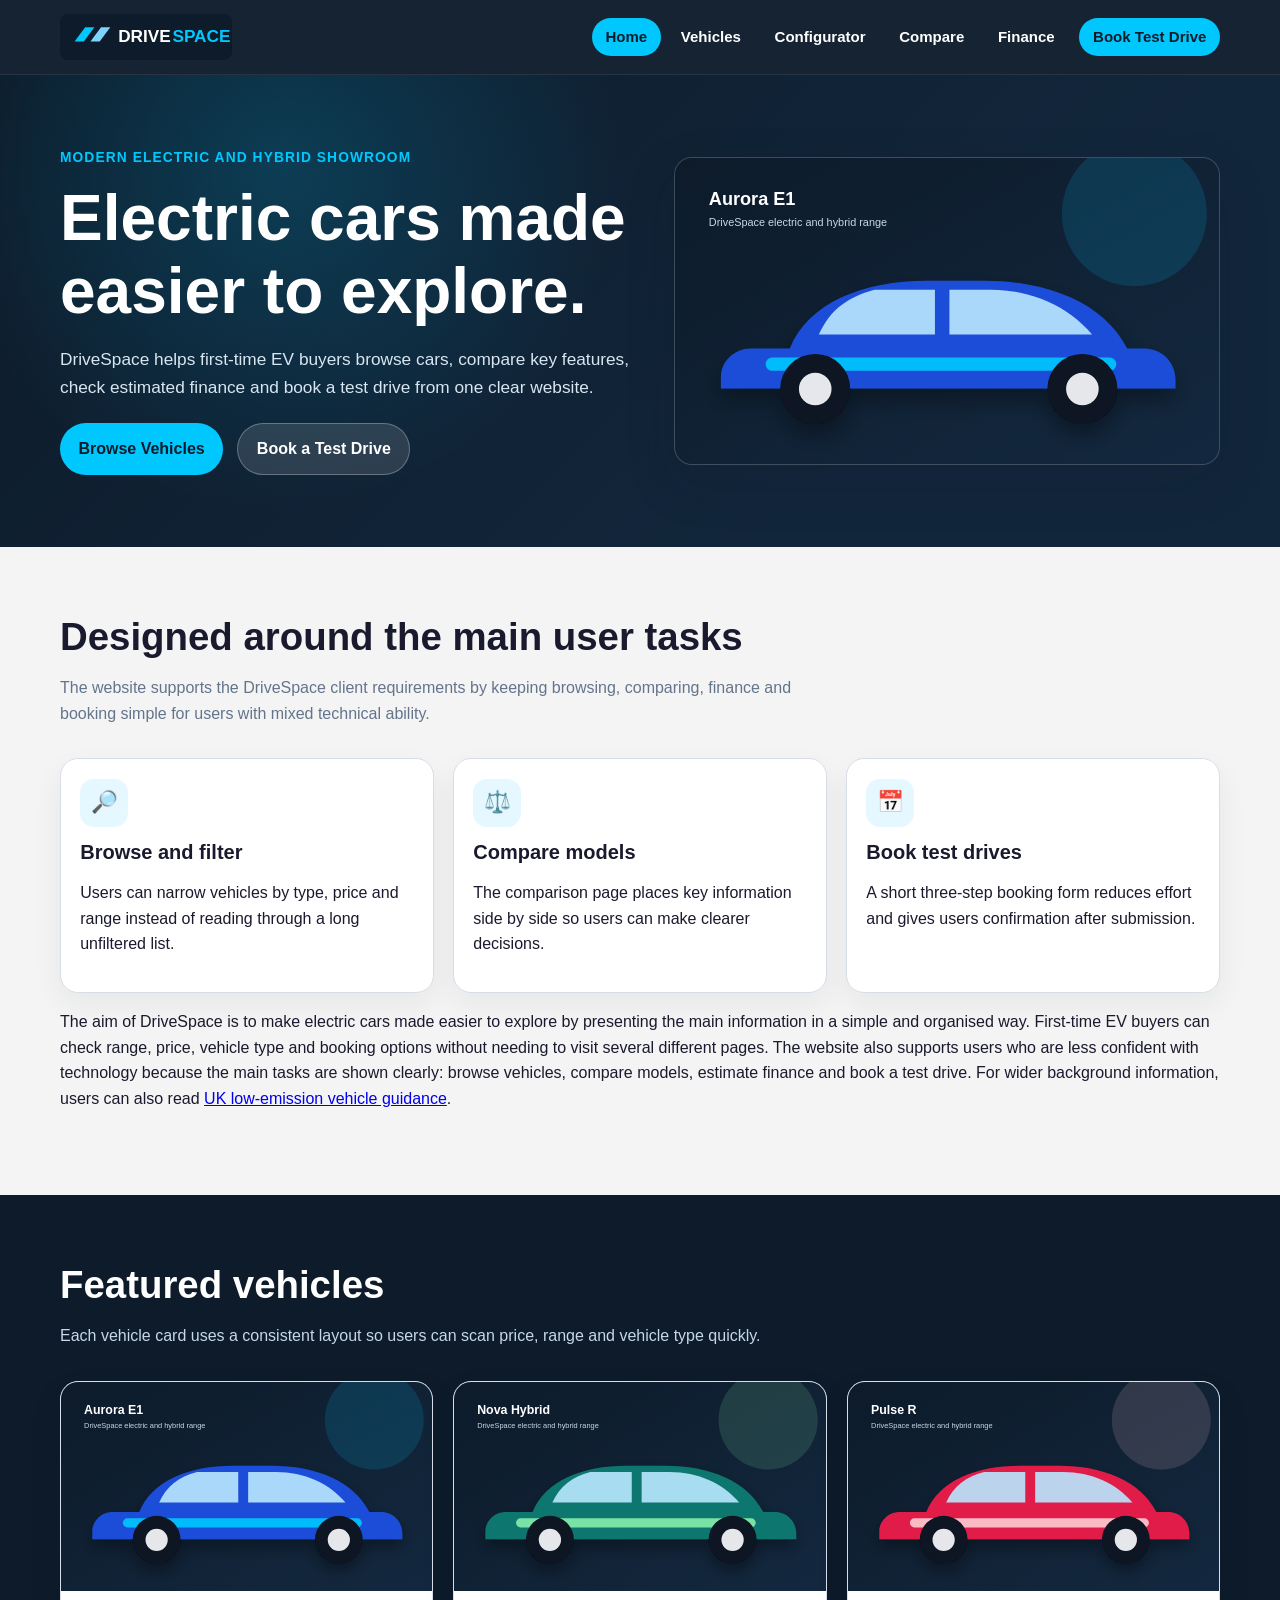
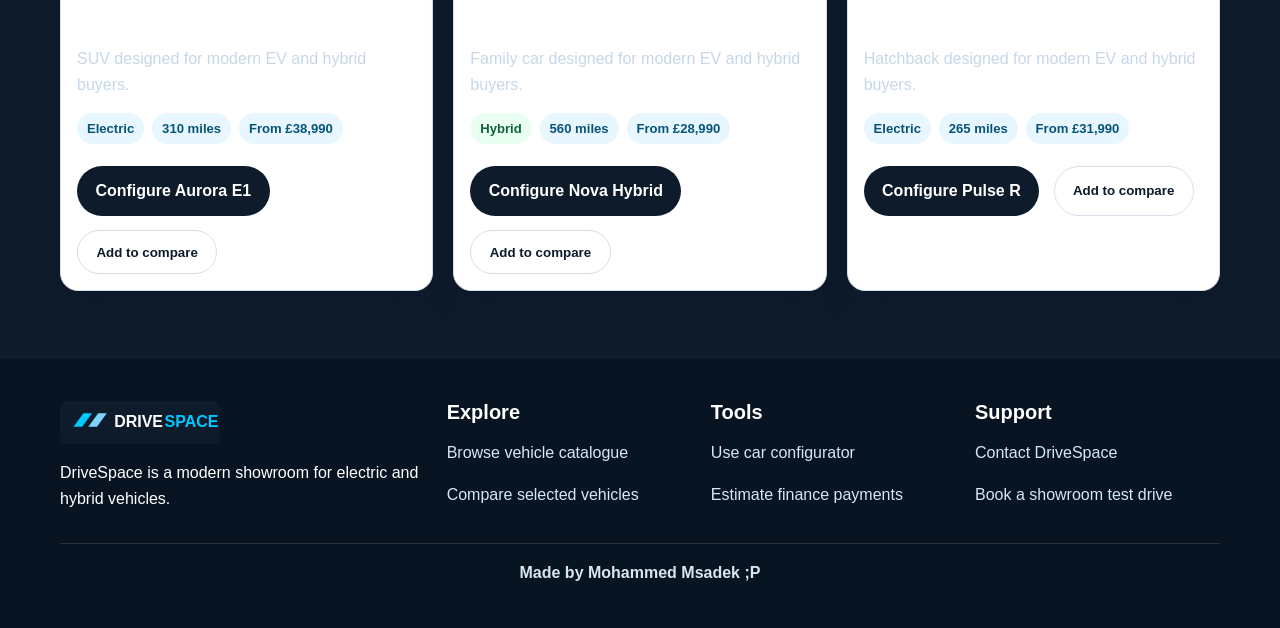
<file: index.html>
<!doctype html>
<html lang="en">
<head>
  <meta charset="utf-8">
  <meta name="viewport" content="width=device-width, initial-scale=1">
  <meta name="description" content="Explore electric and hybrid cars, compare models, estimate finance and book a test drive with DriveSpace.">
  <title>DriveSpace | Electric and Hybrid Car Showroom</title>
  <meta name="keywords" content="DriveSpace, electric cars, hybrid cars, EV showroom, test drive, car finance, vehicle comparison, car configurator, first-time EV buyers">
  <meta name="robots" content="index, follow">
  <link rel="canonical" href="https://unknwn2818.github.io/CARSPACE/index.html">
  <link rel="icon" type="image/svg+xml" href="assets/favicon.svg">
  <link rel="apple-touch-icon" href="assets/apple-touch-icon.png">
  <meta property="og:title" content="DriveSpace | Electric and Hybrid Car Showroom">
  <meta property="og:description" content="Explore electric and hybrid cars, compare models, estimate finance and book a test drive with DriveSpace.">
  <meta property="og:type" content="website">
  <link rel="stylesheet" href="style.css">
</head>
<body>
<a class="skip-link" href="#main">Skip to main content</a>
<header class="site-header">
  <div class="container navbar">
    <a class="logo-link" href="index.html" aria-label="DriveSpace home"><img src="assets/logo.svg" alt="DriveSpace"></a>
    <button class="nav-toggle" id="navToggle" aria-controls="navLinks" aria-expanded="false">Menu</button>
    <nav aria-label="Main navigation">
      <ul class="nav-links" id="navLinks">
        <li><a href="index.html" aria-current="page">Home</a></li>
        <li><a href="vehicles.html">Vehicles</a></li>
        <li><a href="configurator.html">Configurator</a></li>
        <li><a href="compare.html">Compare</a></li>
        <li><a href="finance.html">Finance</a></li>
        <li><a class="nav-cta" href="book.html">Book Test Drive</a></li>
      </ul>
    </nav>
  </div>
</header>

<main id="main">
  <!-- Homepage hero section -->
  <section class="hero">
    <div class="container hero-grid">
      <div>
        <p class="eyebrow">Modern electric and hybrid showroom</p>
        <h1>Electric cars made easier to explore.</h1>
        <p class="lead">DriveSpace helps first-time EV buyers browse cars, compare key features, check estimated finance and book a test drive from one clear website.</p>
        <div class="actions">
          <a class="btn btn-primary" href="vehicles.html">Browse Vehicles</a>
          <a class="btn btn-secondary" href="book.html">Book a Test Drive</a>
        </div>
      </div>
      <div class="hero-card" aria-label="Featured DriveSpace vehicle">
        <img src="assets/car-aurora.svg" alt="Aurora E1 electric SUV promotional image">
      </div>
    </div>
  </section>

  <section class="section">
    <div class="container">
      <div class="section-header">
        <h2>Designed around the main user tasks</h2>
        <p>The website supports the DriveSpace client requirements by keeping browsing, comparing, finance and booking simple for users with mixed technical ability.</p>
      </div>
      <div class="grid-3">
        <article class="card">
          <div class="icon-badge" aria-hidden="true">🔎</div>
          <h3>Browse and filter</h3>
          <p>Users can narrow vehicles by type, price and range instead of reading through a long unfiltered list.</p>
        </article>
        <article class="card">
          <div class="icon-badge" aria-hidden="true">⚖️</div>
          <h3>Compare models</h3>
          <p>The comparison page places key information side by side so users can make clearer decisions.</p>
        </article>
        <article class="card">
          <div class="icon-badge" aria-hidden="true">📅</div>
          <h3>Book test drives</h3>
          <p>A short three-step booking form reduces effort and gives users confirmation after submission.</p>
        </article>
      </div>
        <p class="supporting-copy">The aim of DriveSpace is to make electric cars made easier to explore by presenting the main information in a simple and organised way. First-time EV buyers can check range, price, vehicle type and booking options without needing to visit several different pages. The website also supports users who are less confident with technology because the main tasks are shown clearly: browse vehicles, compare models, estimate finance and book a test drive. For wider background information, users can also read <a href="https://www.gov.uk/government/collections/government-grants-for-low-emission-vehicles" target="_blank" rel="noopener">UK low-emission vehicle guidance</a>.</p>
    </div>
  </section>

  <section class="section dark">
    <div class="container">
      <div class="section-header">
        <h2>Featured vehicles</h2>
        <p>Each vehicle card uses a consistent layout so users can scan price, range and vehicle type quickly.</p>
      </div>
      <div class="vehicle-grid" id="featuredVehicles" aria-live="polite">
<article class="vehicle-card">
      <img src="assets/car-aurora.svg" alt="Aurora E1 electric vehicle">
      <div class="vehicle-card-body">
        <h3>Aurora E1</h3>
        <p class="muted">SUV designed for modern EV and hybrid buyers.</p>
        <div class="spec-row"><span class="badge">Electric</span><span class="badge">310 miles</span><span class="badge">From £38,990</span></div>
        <div class="actions"><a class="btn btn-dark" href="configurator.html">Configure Aurora E1</a><button class="btn btn-light" data-compare="aurora">Add to compare</button></div>
      </div>
    </article>
<article class="vehicle-card">
      <img src="assets/car-nova.svg" alt="Nova Hybrid hybrid vehicle">
      <div class="vehicle-card-body">
        <h3>Nova Hybrid</h3>
        <p class="muted">Family car designed for modern EV and hybrid buyers.</p>
        <div class="spec-row"><span class="badge">Hybrid</span><span class="badge">560 miles</span><span class="badge">From £28,990</span></div>
        <div class="actions"><a class="btn btn-dark" href="configurator.html">Configure Nova Hybrid</a><button class="btn btn-light" data-compare="nova">Add to compare</button></div>
      </div>
    </article>
<article class="vehicle-card">
      <img src="assets/car-pulse.svg" alt="Pulse R electric vehicle">
      <div class="vehicle-card-body">
        <h3>Pulse R</h3>
        <p class="muted">Hatchback designed for modern EV and hybrid buyers.</p>
        <div class="spec-row"><span class="badge">Electric</span><span class="badge">265 miles</span><span class="badge">From £31,990</span></div>
        <div class="actions"><a class="btn btn-dark" href="configurator.html">Configure Pulse R</a><button class="btn btn-light" data-compare="pulse">Add to compare</button></div>
      </div>
    </article>
      </div>
    </div>
  </section>
</main>

<footer class="site-footer">
  <div class="container footer-grid">
    <div>
      <img src="assets/logo.svg" alt="DriveSpace" style="width:160px">
      <p>DriveSpace is a modern showroom for electric and hybrid vehicles.</p>
    </div>
    <div><h3>Explore</h3><p><a href="vehicles.html">Browse vehicle catalogue</a></p><p><a href="compare.html">Compare selected vehicles</a></p></div>
    <div><h3>Tools</h3><p><a href="configurator.html">Use car configurator</a></p><p><a href="finance.html">Estimate finance payments</a></p></div>
    <div><h3>Support</h3><p><a href="contact.html">Contact DriveSpace</a></p><p><a href="book.html">Book a showroom test drive</a></p></div>
  </div>
  <p class="footer-credit">Made by Mohammed Msadek ;P </p>
</footer>
<script src="app.js"></script>
</body>
</html>
</file>
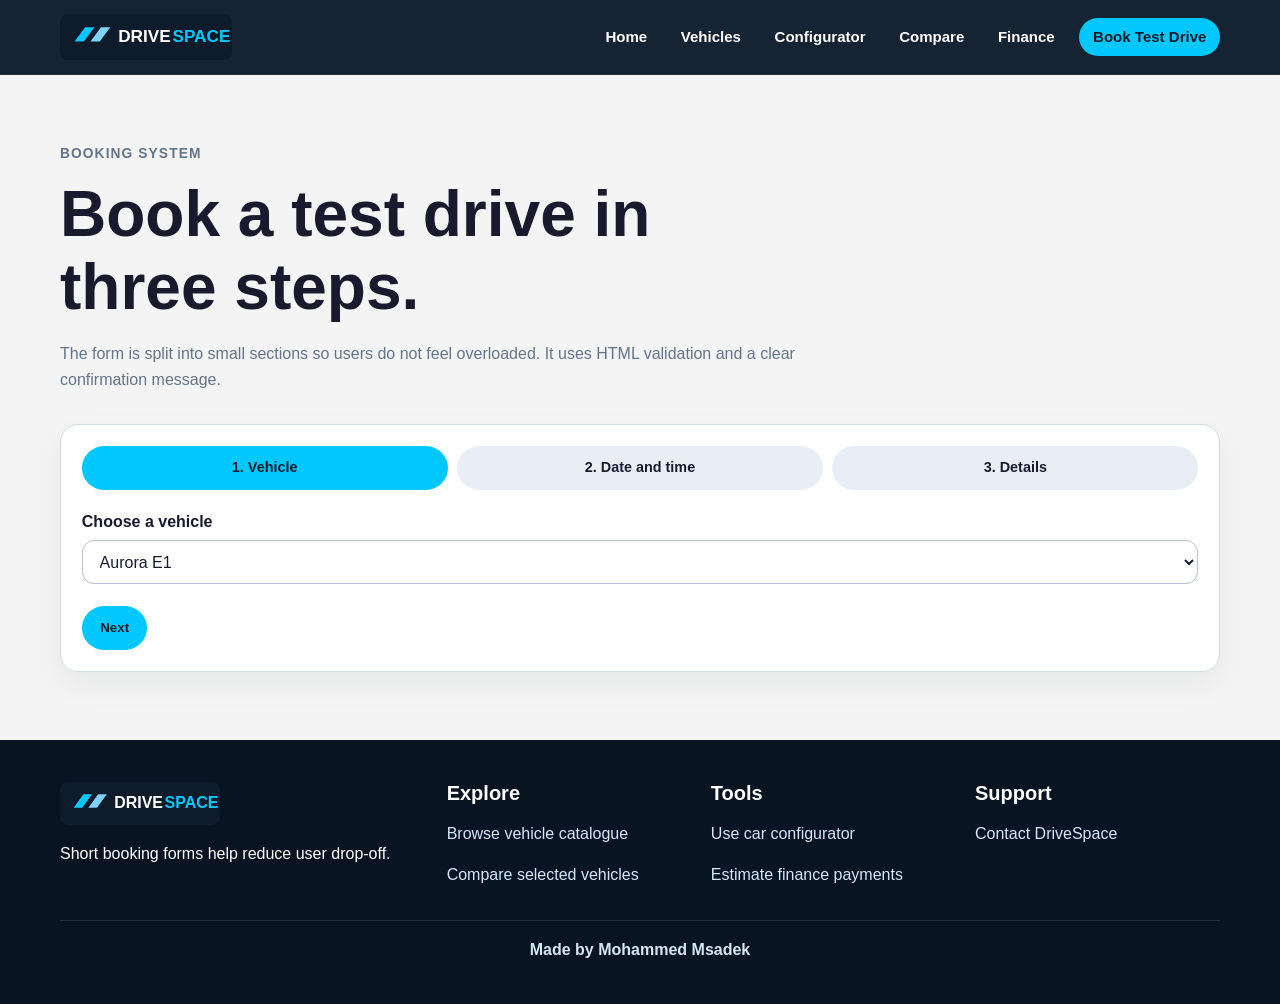
<file: book.html>
<!doctype html>
<html lang="en">
<head>
  <meta charset="utf-8">
  <meta name="viewport" content="width=device-width, initial-scale=1">
  <meta name="description" content="Book a DriveSpace electric or hybrid vehicle test drive using a short three step form.">
  <title>Book a Test Drive | DriveSpace</title>
  <meta name="keywords" content="DriveSpace, electric cars, hybrid cars, EV showroom, test drive, car finance, vehicle comparison, car configurator, first-time EV buyers">
  <meta name="robots" content="index, follow">
  <link rel="canonical" href="https://unknwn2818.github.io/CARSPACE/book.html">
  <link rel="icon" type="image/svg+xml" href="assets/favicon.svg">
  <link rel="apple-touch-icon" href="assets/apple-touch-icon.png">
  <meta property="og:title" content="Book a Test Drive | DriveSpace">
  <meta property="og:description" content="Book a DriveSpace electric or hybrid vehicle test drive using a short three step form.">
  <meta property="og:type" content="website">
  <link rel="stylesheet" href="style.css">
</head>
<body>
<a class="skip-link" href="#main">Skip to main content</a>
<header class="site-header"><div class="container navbar"><a class="logo-link" href="index.html"><img src="assets/logo.svg" alt="DriveSpace"></a><button class="nav-toggle" id="navToggle" aria-controls="navLinks" aria-expanded="false">Menu</button><nav aria-label="Main navigation"><ul class="nav-links" id="navLinks"><li><a href="index.html">Home</a></li><li><a href="vehicles.html">Vehicles</a></li><li><a href="configurator.html">Configurator</a></li><li><a href="compare.html">Compare</a></li><li><a href="finance.html">Finance</a></li><li><a class="nav-cta" href="book.html" aria-current="page">Book Test Drive</a></li></ul></nav></div></header>
<main id="main">
  <section class="section">
    <div class="container">
      <div class="section-header">
        <p class="eyebrow">Booking system</p>
        <h1>Book a test drive in three steps.</h1>
        <p>The form is split into small sections so users do not feel overloaded. It uses HTML validation and a clear confirmation message.</p>
      </div>
      <form class="form-shell" id="bookingForm" aria-label="Book a test drive">
        <ol class="stepper" aria-label="Booking steps">
          <li class="active">1. Vehicle</li>
          <li>2. Date and time</li>
          <li>3. Details</li>
        </ol>

        <!-- Step 1: choose vehicle -->
        <section class="booking-step">
          <div class="form-group">
            <label for="bookingVehicle">Choose a vehicle</label>
            <select id="bookingVehicle" required><option value="aurora">Aurora E1</option><option value="nova">Nova Hybrid</option><option value="pulse">Pulse R</option><option value="summit">Summit X</option></select>
          </div>
          <div class="actions"><button class="btn btn-primary" type="button" data-next>Next</button></div>
        </section>

        <!-- Step 2: choose appointment slot -->
        <section class="booking-step" hidden>
          <div class="grid-3">
            <div class="form-group">
              <label for="bookingDate">Date</label>
              <input id="bookingDate" type="date" required>
            </div>
            <div class="form-group">
              <label for="bookingTime">Time</label>
              <select id="bookingTime" required>
                <option value="">Select a time</option>
                <option>09:30</option><option>11:00</option><option>13:30</option><option>15:00</option><option>16:30</option>
              </select>
            </div>
            <div class="card"><h3>What happens next?</h3><p>DriveSpace would check availability and confirm the appointment details.</p></div>
          </div>
          <div class="actions"><button class="btn btn-light" type="button" data-back>Back</button><button class="btn btn-primary" type="button" data-next>Next</button></div>
        </section>

        <!-- Step 3: customer contact details -->
        <section class="booking-step" hidden>
          <div class="grid-3">
            <div class="form-group"><label for="customerName">Full name</label><input id="customerName" type="text" required autocomplete="name"></div>
            <div class="form-group"><label for="customerEmail">Email address</label><input id="customerEmail" type="email" required autocomplete="email"></div>
            <div class="form-group"><label for="customerPhone">Phone number</label><input id="customerPhone" type="tel" required autocomplete="tel"></div>
          </div>
          <div class="form-group"><label for="customerNotes">Notes, access needs or questions</label><textarea id="customerNotes" placeholder="Optional"></textarea></div>
          <div class="actions"><button class="btn btn-light" type="button" data-back>Back</button><button class="btn btn-primary" type="submit">Confirm booking</button></div>
          /<div class="action"><button class="btn btm-dark" type="button" data-back>Back</button>>button class="btn btn-primary" type="sumbit">Confirm Test Drive</button></div>
        </section>
      </form>
      <p class="notice success" id="bookingConfirmation" hidden aria-live="polite"></p>
    </div>
  </section>
</main>
<footer class="site-footer"><div class="container footer-grid"><div><img src="assets/logo.svg" alt="DriveSpace" style="width:160px"><p>Short booking forms help reduce user drop-off.</p></div><div><h3>Explore</h3><p><a href="vehicles.html">Browse vehicle catalogue</a></p><p><a href="compare.html">Compare selected vehicles</a></p></div><div><h3>Tools</h3><p><a href="configurator.html">Use car configurator</a></p><p><a href="finance.html">Estimate finance payments</a></p></div><div><h3>Support</h3><p><a href="contact.html">Contact DriveSpace</a></p></div></div>  <p class="footer-credit">Made by Mohammed Msadek</p>
</footer>
<script src="app.js"></script>
</body>
</html>
</file>
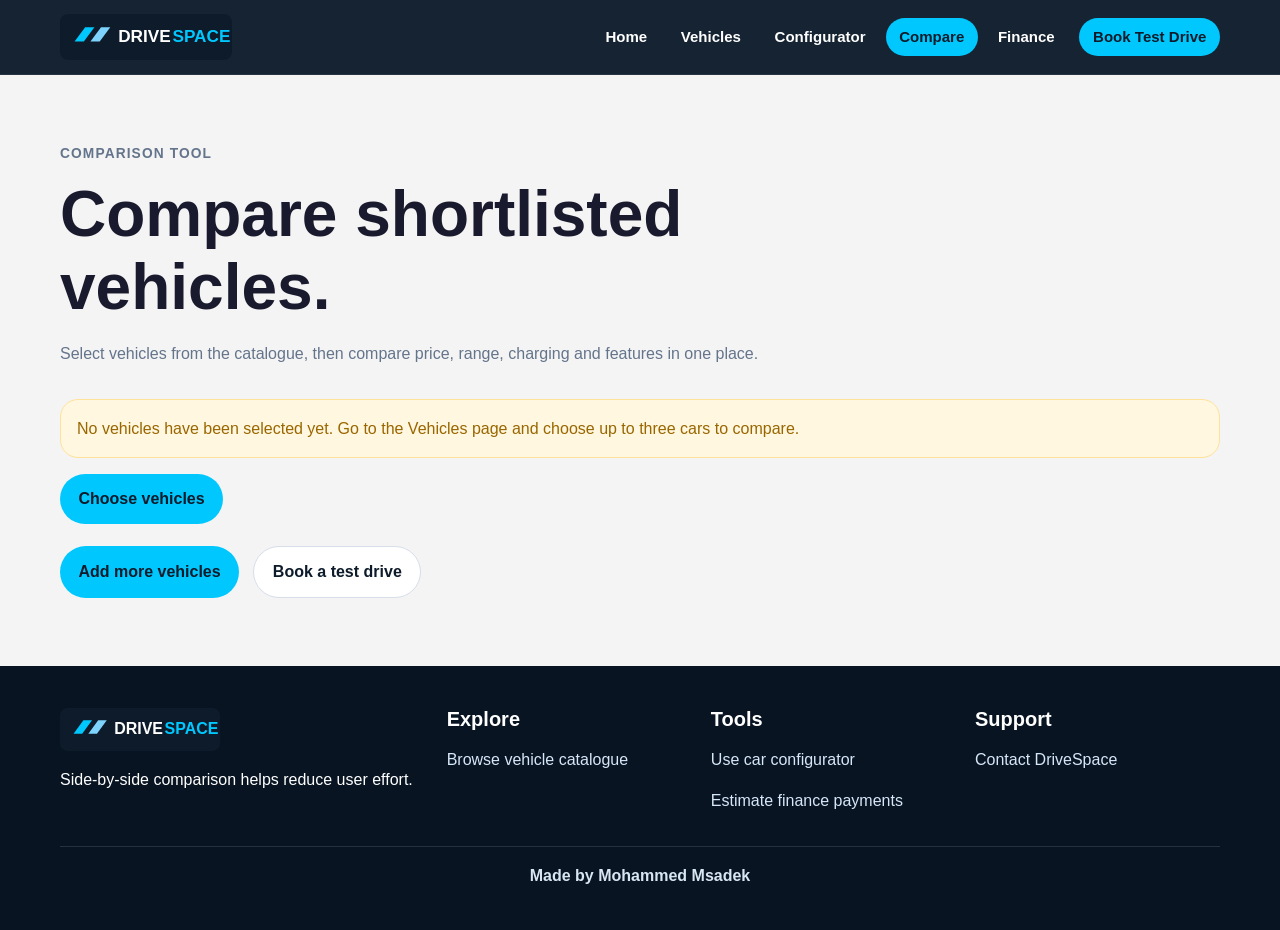
<file: compare.html>
<!doctype html>
<html lang="en">
<head>
  <meta charset="utf-8">
  <meta name="viewport" content="width=device-width, initial-scale=1">
  <meta name="description" content="Compare DriveSpace electric and hybrid vehicles side by side using price, range, charging and key features.">
  <title>Compare Vehicles | DriveSpace</title>
  <meta name="keywords" content="DriveSpace, electric cars, hybrid cars, EV showroom, test drive, car finance, vehicle comparison, car configurator, first-time EV buyers">
  <meta name="robots" content="index, follow">
  <link rel="canonical" href="https://unknwn2818.github.io/CARSPACE/compare.html">
  <link rel="icon" type="image/svg+xml" href="assets/favicon.svg">
  <link rel="apple-touch-icon" href="assets/apple-touch-icon.png">
  <meta property="og:title" content="Compare Vehicles | DriveSpace">
  <meta property="og:description" content="Compare DriveSpace electric and hybrid vehicles side by side using price, range, charging and key features.">
  <meta property="og:type" content="website">
  <link rel="stylesheet" href="style.css">
</head>
<body>
<a class="skip-link" href="#main">Skip to main content</a>
<header class="site-header"><div class="container navbar"><a class="logo-link" href="index.html"><img src="assets/logo.svg" alt="DriveSpace"></a><button class="nav-toggle" id="navToggle" aria-controls="navLinks" aria-expanded="false">Menu</button><nav aria-label="Main navigation"><ul class="nav-links" id="navLinks"><li><a href="index.html">Home</a></li><li><a href="vehicles.html">Vehicles</a></li><li><a href="configurator.html">Configurator</a></li><li><a href="compare.html" aria-current="page">Compare</a></li><li><a href="finance.html">Finance</a></li><li><a class="nav-cta" href="book.html">Book Test Drive</a></li></ul></nav></div></header>
<main id="main">
  <section class="section">
    <div class="container">
      <div class="section-header">
        <p class="eyebrow">Comparison tool</p>
        <h1>Compare shortlisted vehicles.</h1>
        <p>Select vehicles from the catalogue, then compare price, range, charging and features in one place.</p>
      </div>
      <!-- Comparison results are built from locally saved selected vehicles -->
      <div id="compareHolder" aria-live="polite">
        <table class="compare-table">
          <thead><tr><th>Specification</th><th>Aurora E1</th><th>Nova Hybrid</th><th>Pulse R</th></tr></thead>
          <tbody>
            <tr><td><strong>Starting price</strong></td><td>£38,990</td><td>£28,990</td><td>£31,990</td></tr>
            <tr><td><strong>Type</strong></td><td>Electric</td><td>Hybrid</td><td>Electric</td></tr>
            <tr><td><strong>Body style</strong></td><td>SUV</td><td>Family car</td><td>Hatchback</td></tr>
            <tr><td><strong>Estimated range</strong></td><td>310 miles</td><td>560 miles</td><td>265 miles</td></tr>
            <tr><td><strong>Charging</strong></td><td>34 minutes</td><td>Self charging hybrid</td><td>28 minutes</td></tr>
          </tbody>
        </table>
      </div>
      <div class="actions"><a class="btn btn-primary" href="vehicles.html">Add more vehicles</a><a class="btn btn-light" href="book.html">Book a test drive</a></div>
    </div>
  </section>
</main>
<footer class="site-footer"><div class="container footer-grid"><div><img src="assets/logo.svg" alt="DriveSpace" style="width:160px"><p>Side-by-side comparison helps reduce user effort.</p></div><div><h3>Explore</h3><p><a href="vehicles.html">Browse vehicle catalogue</a></p></div><div><h3>Tools</h3><p><a href="configurator.html">Use car configurator</a></p><p><a href="finance.html">Estimate finance payments</a></p></div><div><h3>Support</h3><p><a href="contact.html">Contact DriveSpace</a></p></div></div>  <p class="footer-credit">Made by Mohammed Msadek</p>
</footer>
<script src="app.js"></script>
</body>
</html>
</file>
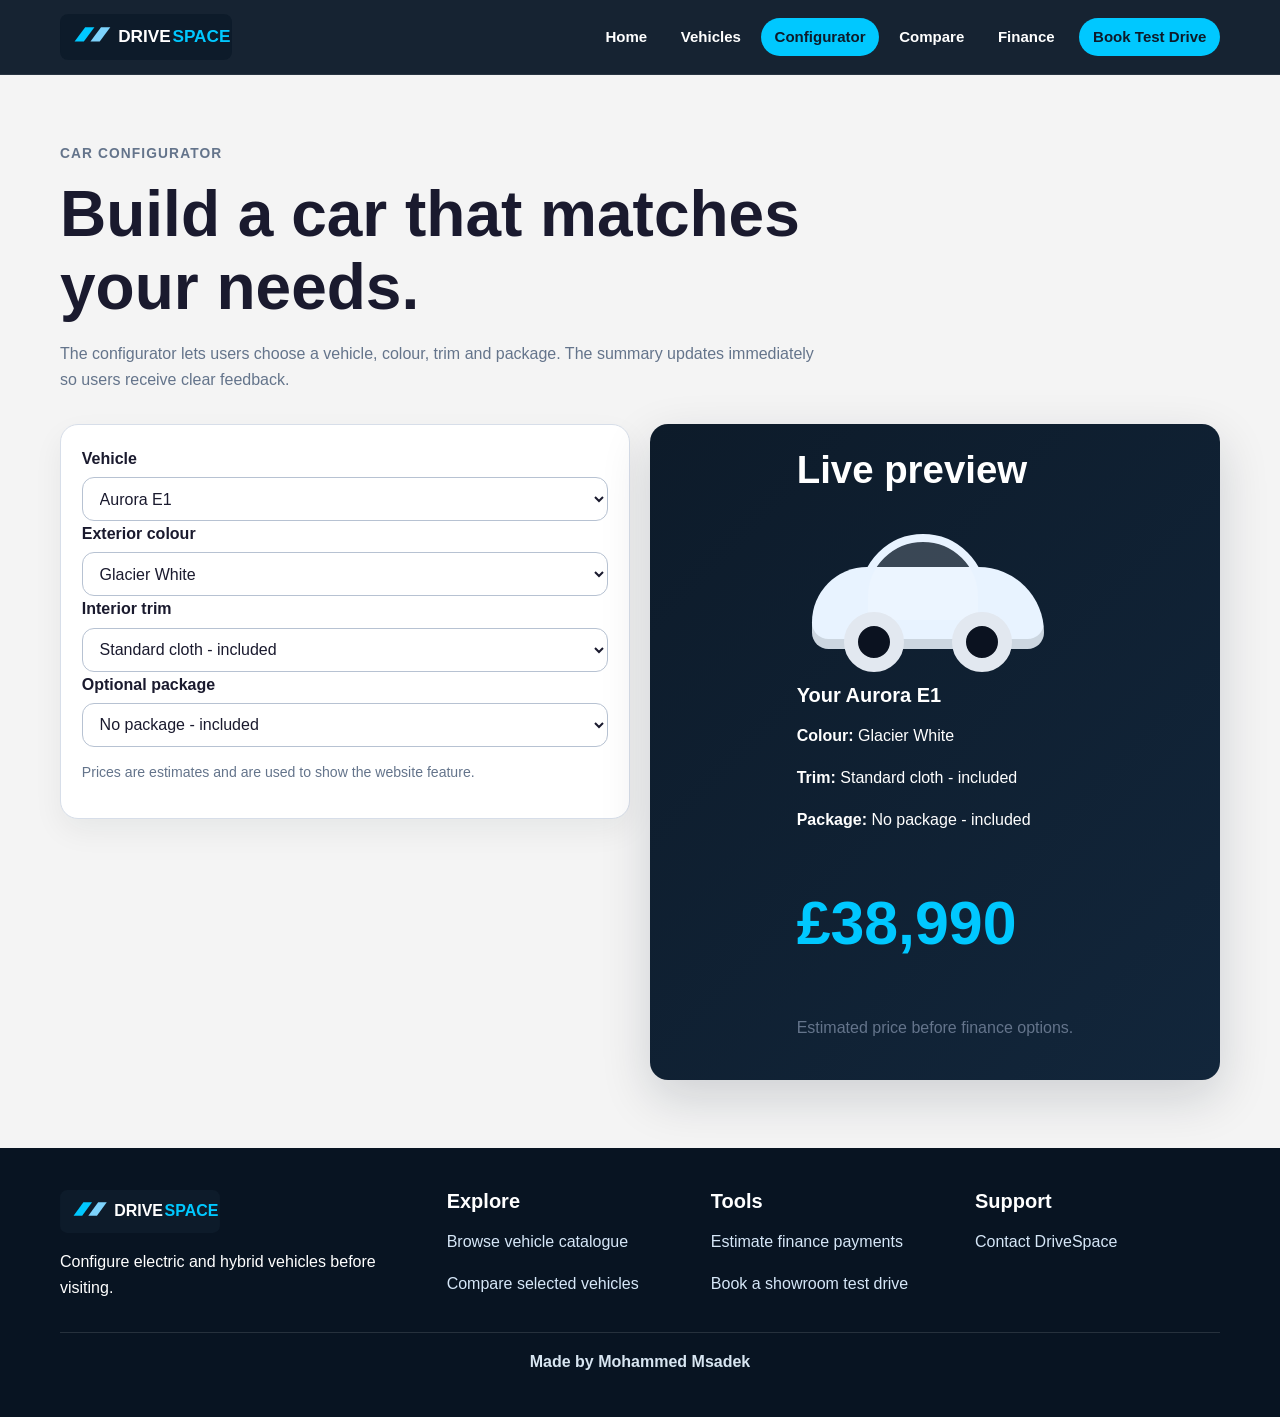
<file: configurator.html>
<!doctype html>
<html lang="en">
<head>
  <meta charset="utf-8">
  <meta name="viewport" content="width=device-width, initial-scale=1">
  <meta name="description" content="Configure a DriveSpace electric or hybrid vehicle by choosing colour, trim and optional packages.">
  <title>Car Configurator | DriveSpace</title>
  <meta name="keywords" content="DriveSpace, electric cars, hybrid cars, EV showroom, test drive, car finance, vehicle comparison, car configurator, first-time EV buyers">
  <meta name="robots" content="index, follow">
  <link rel="canonical" href="https://unknwn2818.github.io/CARSPACE/configurator.html">
  <link rel="icon" type="image/svg+xml" href="assets/favicon.svg">
  <link rel="apple-touch-icon" href="assets/apple-touch-icon.png">
  <meta property="og:title" content="Car Configurator | DriveSpace">
  <meta property="og:description" content="Configure a DriveSpace electric or hybrid vehicle by choosing colour, trim and optional packages.">
  <meta property="og:type" content="website">
  <link rel="stylesheet" href="style.css">
</head>
<body>
<a class="skip-link" href="#main">Skip to main content</a>
<header class="site-header"><div class="container navbar"><a class="logo-link" href="index.html"><img src="assets/logo.svg" alt="DriveSpace"></a><button class="nav-toggle" id="navToggle" aria-controls="navLinks" aria-expanded="false">Menu</button><nav aria-label="Main navigation"><ul class="nav-links" id="navLinks"><li><a href="index.html">Home</a></li><li><a href="vehicles.html">Vehicles</a></li><li><a href="configurator.html" aria-current="page">Configurator</a></li><li><a href="compare.html">Compare</a></li><li><a href="finance.html">Finance</a></li><li><a class="nav-cta" href="book.html">Book Test Drive</a></li></ul></nav></div></header>
<main id="main">
  <section class="section">
    <div class="container">
      <div class="section-header">
        <p class="eyebrow">Car configurator</p>
        <h1>Build a car that matches your needs.</h1>
        <p>The configurator lets users choose a vehicle, colour, trim and package. The summary updates immediately so users receive clear feedback.</p>
      </div>

      <div class="builder">
        <form class="form-shell" id="configuratorForm" aria-label="Vehicle configurator">
          <!-- Configurator inputs update the preview and price summary -->
          <div class="form-group">
            <label for="configCar">Vehicle</label>
            <select id="configCar"><option value="aurora">Aurora E1</option><option value="nova">Nova Hybrid</option><option value="pulse">Pulse R</option><option value="summit">Summit X</option></select>
          </div>
          <div class="form-group">
            <label for="configColour">Exterior colour</label>
            <select id="configColour"><option>Glacier White</option><option>Midnight Blue</option><option>Electric Cyan</option></select>
          </div>
          <div class="form-group">
            <label for="configTrim">Interior trim</label>
            <select id="configTrim">
              <option value="0">Standard cloth - included</option>
              <option value="950">Eco leather - +£950</option>
              <option value="1450">Premium comfort - +£1,450</option>
            </select>
          </div>
          <div class="form-group">
            <label for="configPack">Optional package</label>
            <select id="configPack">
              <option value="0">No package - included</option>
              <option value="1200">Technology pack - +£1,200</option>
              <option value="1850">Winter pack - +£1,850</option>
              <option value="2300">Driver assist pack - +£2,300</option>
            </select>
          </div>
          <p class="help-text">Prices are estimates and are used to show the website feature.</p>
        </form>

        <div class="car-preview">
          <div>
            <h2>Live preview</h2>
            <div class="preview-car-shape" id="previewShape" aria-label="Vehicle colour preview">
              <span class="wheel left" aria-hidden="true"></span>
              <span class="wheel right" aria-hidden="true"></span>
            </div>
            <div id="configSummary" aria-live="polite"><h3>Your Aurora E1</h3><p><strong>Colour:</strong> Glacier White</p><p><strong>Trim:</strong> Standard trim</p><p><strong>Package:</strong> Essential pack</p><p class="big-number">£38,990</p><p class="muted">Estimated price before finance options.</p></div>
          </div>
        </div>
      </div>
    </div>
  </section>
</main>
<footer class="site-footer"><div class="container footer-grid"><div><img src="assets/logo.svg" alt="DriveSpace" style="width:160px"><p>Configure electric and hybrid vehicles before visiting.</p></div><div><h3>Explore</h3><p><a href="vehicles.html">Browse vehicle catalogue</a></p><p><a href="compare.html">Compare selected vehicles</a></p></div><div><h3>Tools</h3><p><a href="finance.html">Estimate finance payments</a></p><p><a href="book.html">Book a showroom test drive</a></p></div><div><h3>Support</h3><p><a href="contact.html">Contact DriveSpace</a></p></div></div>  <p class="footer-credit">Made by Mohammed Msadek</p>
</footer>
<script src="app.js"></script>
</body>
</html>
</file>
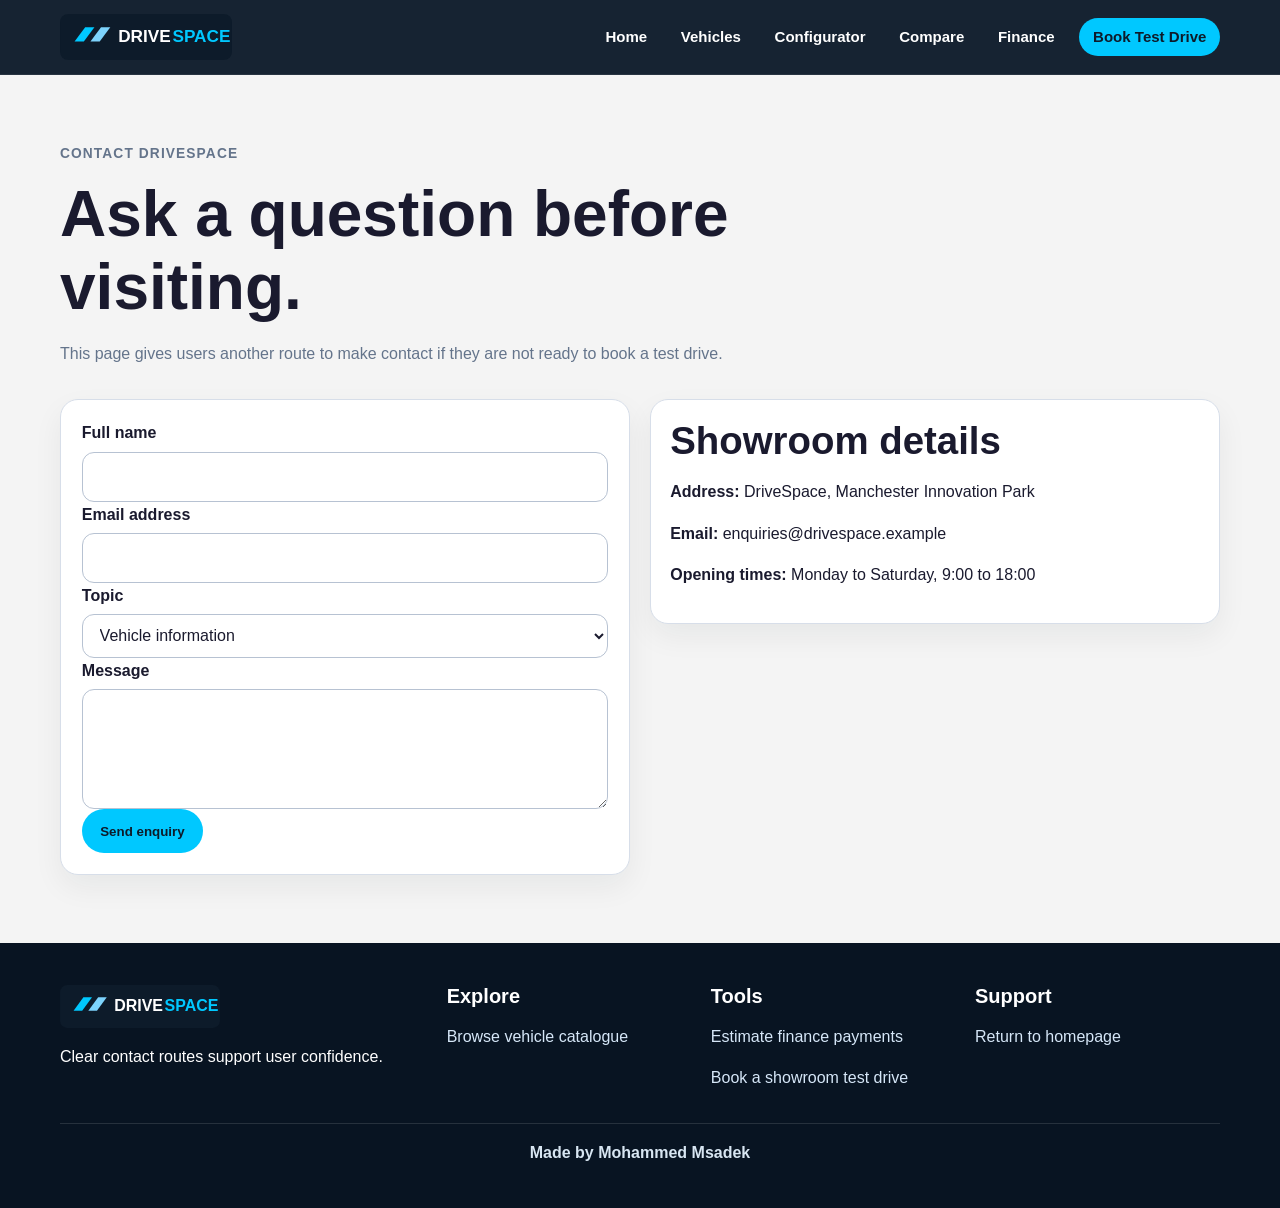
<file: contact.html>
<!doctype html>
<html lang="en">
<head>
  <meta charset="utf-8">
  <meta name="viewport" content="width=device-width, initial-scale=1">
  <meta name="description" content="Contact DriveSpace about electric vehicles, hybrid vehicles, finance questions or test drive support.">
  <title>Contact DriveSpace | EV and Hybrid Showroom</title>
  <meta name="keywords" content="DriveSpace, electric cars, hybrid cars, EV showroom, test drive, car finance, vehicle comparison, car configurator, first-time EV buyers">
  <meta name="robots" content="index, follow">
  <link rel="canonical" href="https://unknwn2818.github.io/CARSPACE/contact.html">
  <link rel="icon" type="image/svg+xml" href="assets/favicon.svg">
  <link rel="apple-touch-icon" href="assets/apple-touch-icon.png">
  <meta property="og:title" content="Contact DriveSpace | EV and Hybrid Showroom">
  <meta property="og:description" content="Contact DriveSpace about electric vehicles, hybrid vehicles, finance questions or test drive support.">
  <meta property="og:type" content="website">
  <link rel="stylesheet" href="style.css">
</head>
<body>
<a class="skip-link" href="#main">Skip to main content</a>
<header class="site-header"><div class="container navbar"><a class="logo-link" href="index.html"><img src="assets/logo.svg" alt="DriveSpace"></a><button class="nav-toggle" id="navToggle" aria-controls="navLinks" aria-expanded="false">Menu</button><nav aria-label="Main navigation"><ul class="nav-links" id="navLinks"><li><a href="index.html">Home</a></li><li><a href="vehicles.html">Vehicles</a></li><li><a href="configurator.html">Configurator</a></li><li><a href="compare.html">Compare</a></li><li><a href="finance.html">Finance</a></li><li><a class="nav-cta" href="book.html">Book Test Drive</a></li></ul></nav></div></header>
<main id="main">
  <section class="section">
    <div class="container">
      <div class="section-header">
        <p class="eyebrow">Contact DriveSpace</p>
        <h1>Ask a question before visiting.</h1>
        <p>This page gives users another route to make contact if they are not ready to book a test drive.</p>
      </div>
      <div class="builder">
        <form class="form-shell" id="contactForm" aria-label="Contact form">
          <!-- Contact form keeps data entry short and uses required fields -->
          <div class="form-group"><label for="contactName">Full name</label><input id="contactName" type="text" required autocomplete="name"></div>
          <div class="form-group"><label for="contactEmail">Email address</label><input id="contactEmail" type="email" required autocomplete="email"></div>
          <div class="form-group"><label for="contactTopic">Topic</label><select id="contactTopic"><option>Vehicle information</option><option>Finance question</option><option>Accessibility support</option><option>Test drive question</option></select></div>
          <div class="form-group"><label for="contactMessage">Message</label><textarea id="contactMessage" required></textarea></div>
          <button class="btn btn-primary" type="submit">Send enquiry</button>
        </form>
        <aside class="card">
          <h2>Showroom details</h2>
          <p><strong>Address:</strong> DriveSpace, Manchester Innovation Park</p>
          <p><strong>Email:</strong> enquiries@drivespace.example</p>
          <p><strong>Opening times:</strong> Monday to Saturday, 9:00 to 18:00</p>
          <p class="notice success" id="contactResult" hidden></p>
        </aside>
      </div>
    </div>
  </section>
</main>
<footer class="site-footer"><div class="container footer-grid"><div><img src="assets/logo.svg" alt="DriveSpace" style="width:160px"><p>Clear contact routes support user confidence.</p></div><div><h3>Explore</h3><p><a href="vehicles.html">Browse vehicle catalogue</a></p></div><div><h3>Tools</h3><p><a href="finance.html">Estimate finance payments</a></p><p><a href="book.html">Book a showroom test drive</a></p></div><div><h3>Support</h3><p><a href="index.html">Return to homepage</a></p></div></div>  <p class="footer-credit">Made by Mohammed Msadek</p>
</footer>
<script src="app.js"></script>
</body>
</html>
</file>
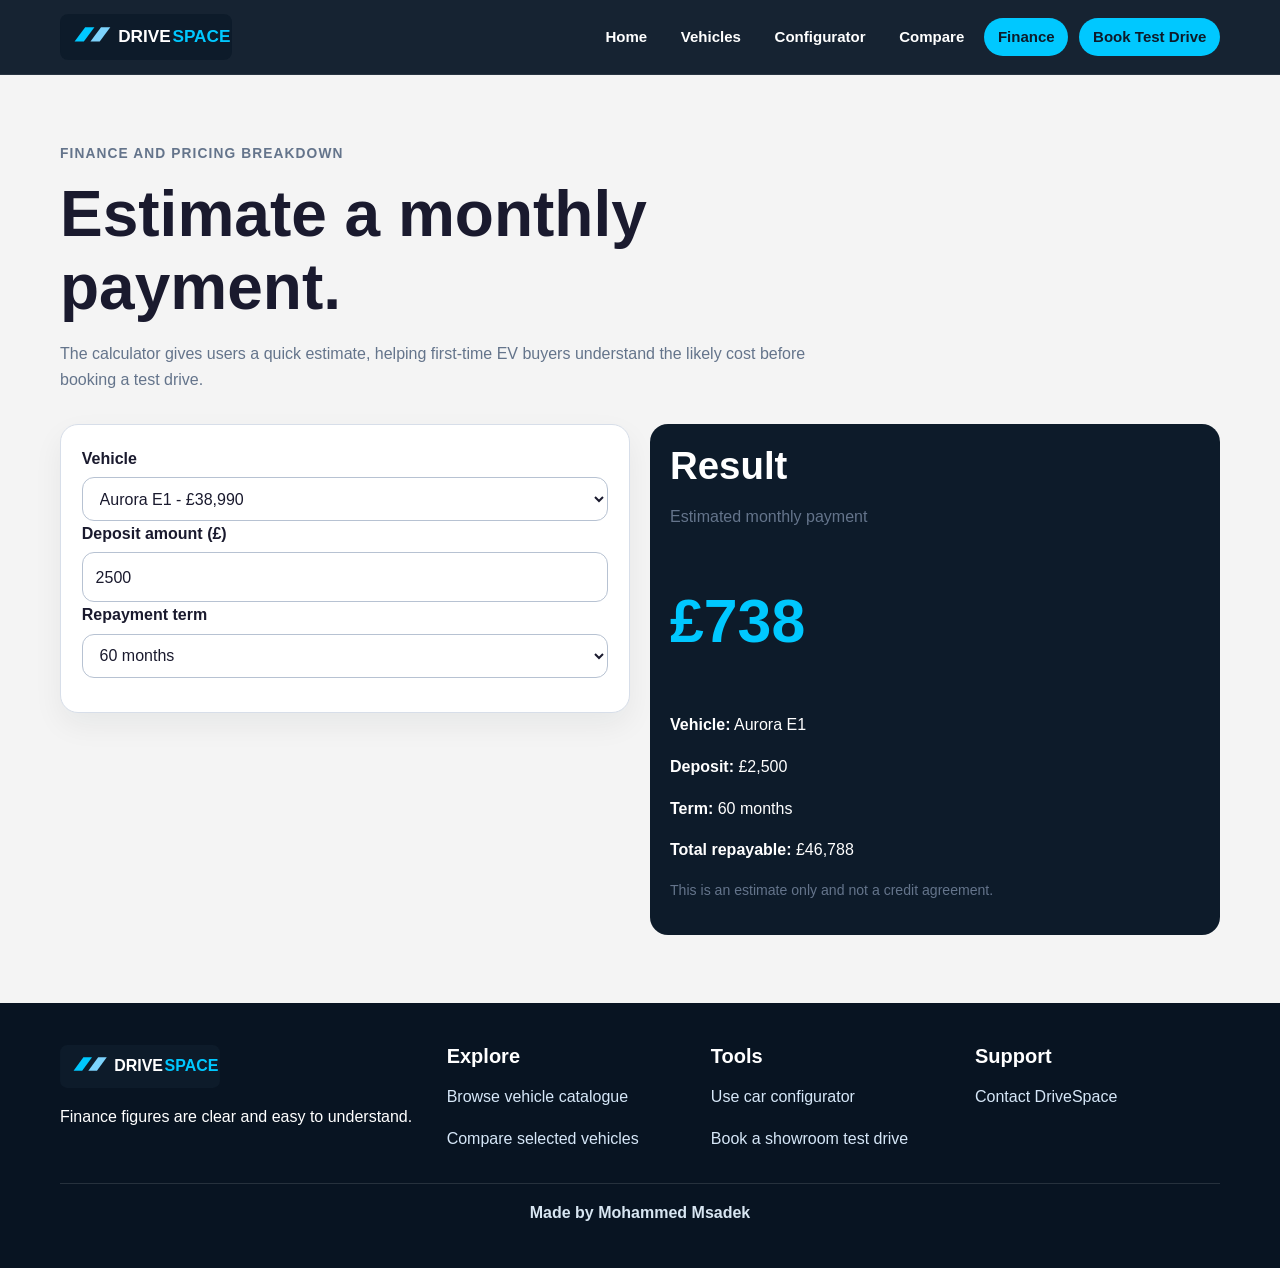
<file: finance.html>
<!doctype html>
<html lang="en">
<head>
  <meta charset="utf-8">
  <meta name="viewport" content="width=device-width, initial-scale=1">
  <meta name="description" content="Estimate monthly finance payments for DriveSpace electric and hybrid vehicles before booking a test drive.">
  <title>Finance Calculator | DriveSpace</title>
  <meta name="keywords" content="DriveSpace, electric cars, hybrid cars, EV showroom, test drive, car finance, vehicle comparison, car configurator, first-time EV buyers">
  <meta name="robots" content="index, follow">
  <link rel="canonical" href="https://unknwn2818.github.io/CARSPACE/finance.html">
  <link rel="icon" type="image/svg+xml" href="assets/favicon.svg">
  <link rel="apple-touch-icon" href="assets/apple-touch-icon.png">
  <meta property="og:title" content="Finance Calculator | DriveSpace">
  <meta property="og:description" content="Estimate monthly finance payments for DriveSpace electric and hybrid vehicles before booking a test drive.">
  <meta property="og:type" content="website">
  <link rel="stylesheet" href="style.css">
</head>
<body>
<a class="skip-link" href="#main">Skip to main content</a>
<header class="site-header"><div class="container navbar"><a class="logo-link" href="index.html"><img src="assets/logo.svg" alt="DriveSpace"></a><button class="nav-toggle" id="navToggle" aria-controls="navLinks" aria-expanded="false">Menu</button><nav aria-label="Main navigation"><ul class="nav-links" id="navLinks"><li><a href="index.html">Home</a></li><li><a href="vehicles.html">Vehicles</a></li><li><a href="configurator.html">Configurator</a></li><li><a href="compare.html">Compare</a></li><li><a href="finance.html" aria-current="page">Finance</a></li><li><a class="nav-cta" href="book.html">Book Test Drive</a></li></ul></nav></div></header>
<main id="main">
  <section class="section">
    <div class="container">
      <div class="section-header">
        <p class="eyebrow">Finance and pricing breakdown</p>
        <h1>Estimate a monthly payment.</h1>
        <p>The calculator gives users a quick estimate, helping first-time EV buyers understand the likely cost before booking a test drive.</p>
      </div>
      <div class="builder">
        <form class="form-shell" id="financeForm" aria-label="Finance calculator">
          <!-- Finance inputs are validated before the payment is shown -->
          <div class="form-group">
            <label for="financeVehicle">Vehicle</label>
            <select id="financeVehicle"><option value="aurora">Aurora E1 - £38,990</option><option value="nova">Nova Hybrid - £28,990</option><option value="pulse">Pulse R - £31,990</option><option value="summit">Summit X - £46,990</option></select>
          </div>
          <div class="form-group">
            <label for="deposit">Deposit amount (£)</label>
            <input id="deposit" type="number" min="0" value="2500" required>
          </div>
          <div class="form-group">
            <label for="term">Repayment term</label>
            <select id="term"><option value="36">36 months</option><option value="48">48 months</option><option value="60" selected>60 months</option></select>
          </div>
          <p class="error-text" id="financeError" aria-live="assertive"></p>
        </form>
        <aside class="result-panel" aria-live="polite">
          <h2>Result</h2>
          <div id="financeResult"><p class="muted">Estimated monthly payment</p><p class="big-number">£739</p><p><strong>Vehicle:</strong> Aurora E1</p><p><strong>Deposit:</strong> £2,500</p><p><strong>Term:</strong> 60 months</p><p><strong>Total repayable:</strong> £46,840</p><p class="help-text">This is an estimate only and not a credit agreement.</p></div>
        </aside>
      </div>
    </div>
  </section>
</main>
<footer class="site-footer"><div class="container footer-grid"><div><img src="assets/logo.svg" alt="DriveSpace" style="width:160px"><p>Finance figures are clear and easy to understand.</p></div><div><h3>Explore</h3><p><a href="vehicles.html">Browse vehicle catalogue</a></p><p><a href="compare.html">Compare selected vehicles</a></p></div><div><h3>Tools</h3><p><a href="configurator.html">Use car configurator</a></p><p><a href="book.html">Book a showroom test drive</a></p></div><div><h3>Support</h3><p><a href="contact.html">Contact DriveSpace</a></p></div></div>  <p class="footer-credit">Made by Mohammed Msadek</p>
</footer>
<script src="app.js"></script>
</body>
</html>
</file>
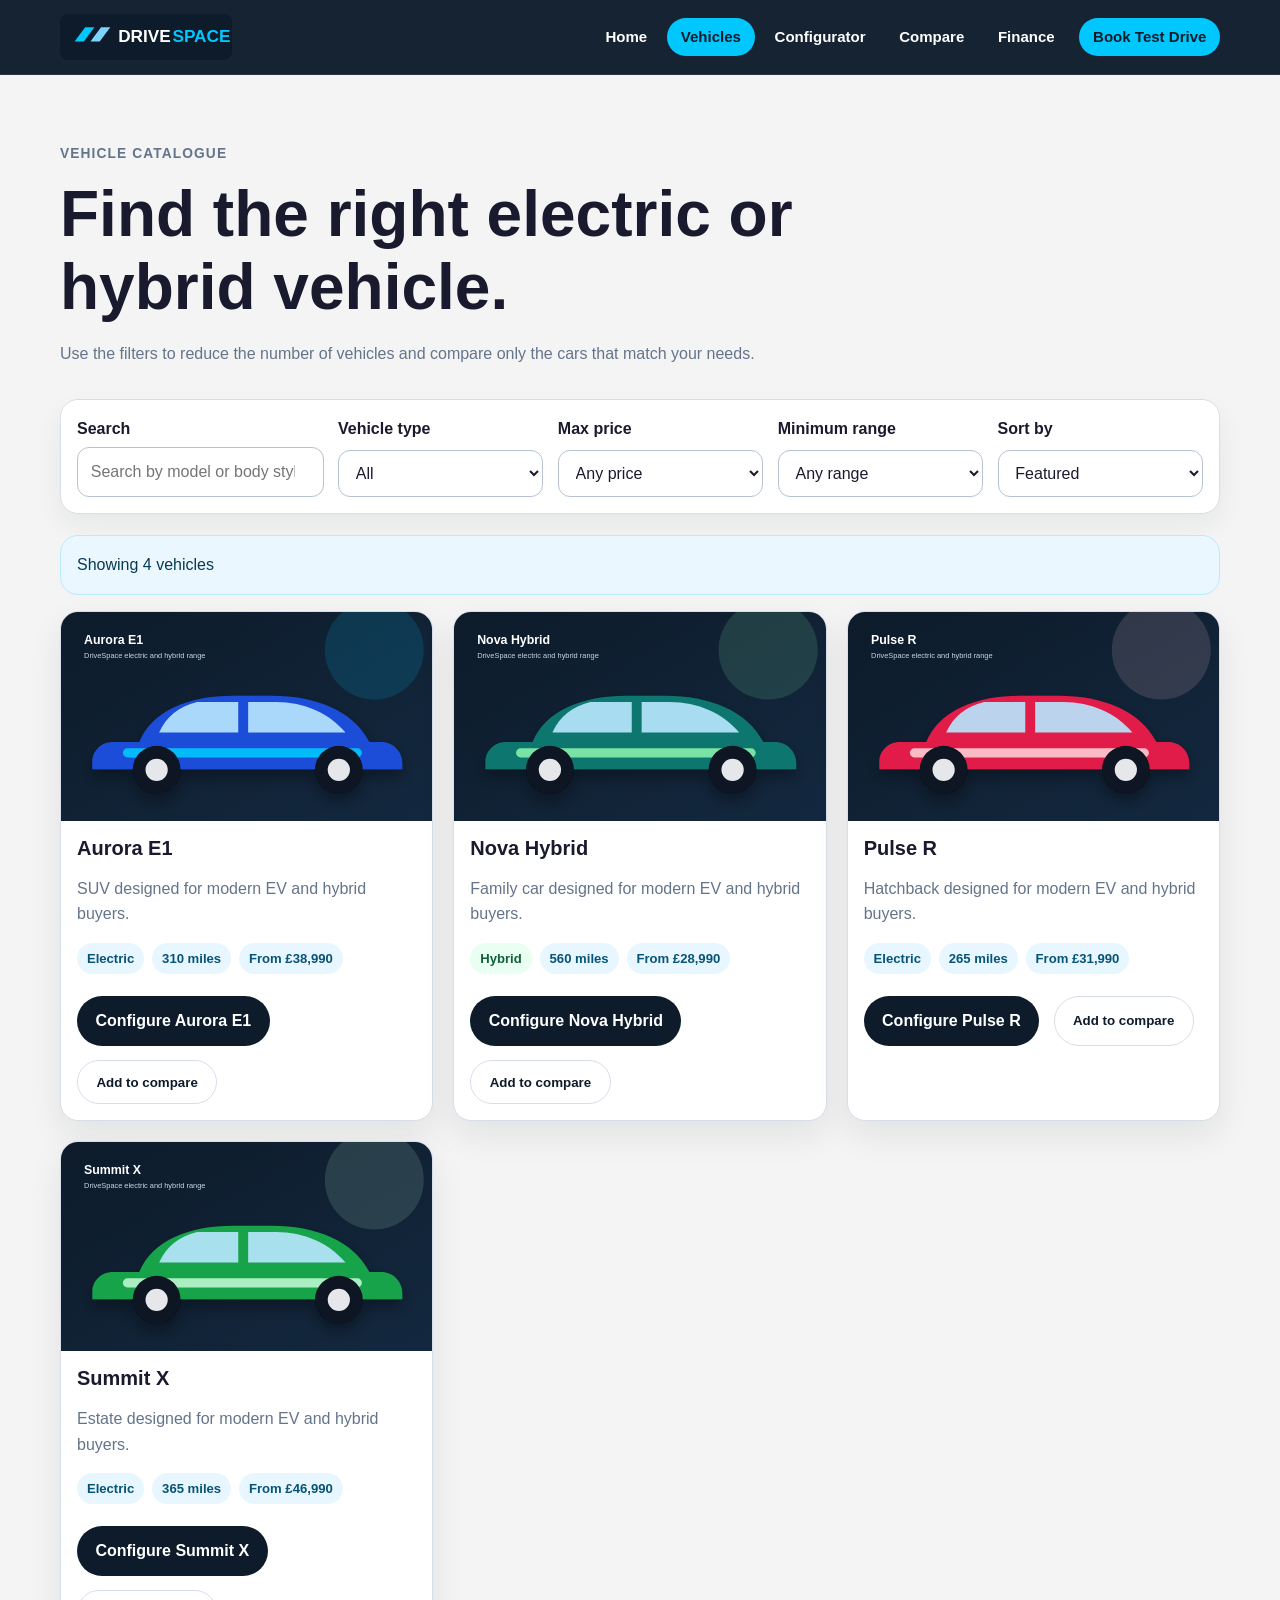
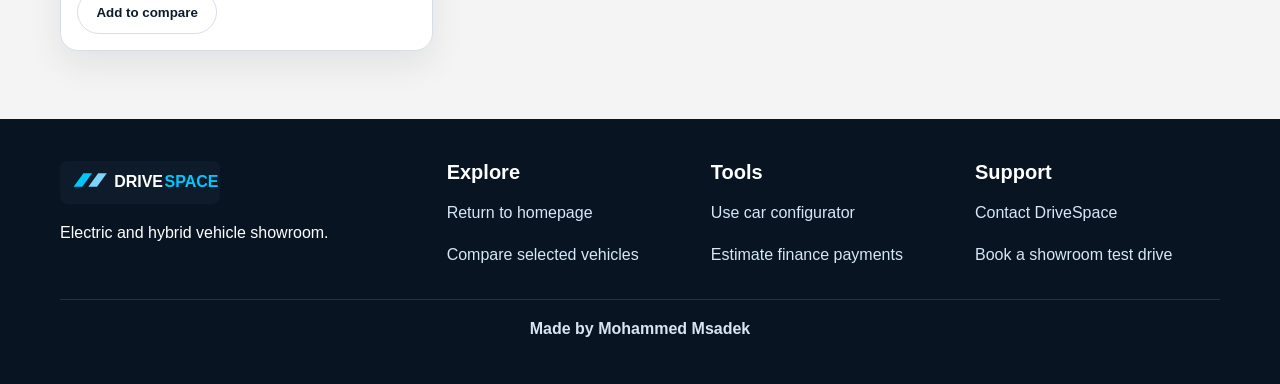
<file: vehicles.html>
<!doctype html>
<html lang="en">
<head>
  <meta charset="utf-8">
  <meta name="viewport" content="width=device-width, initial-scale=1">
  <meta name="description" content="Browse DriveSpace electric and hybrid vehicles with filters for price, range and vehicle type.">
  <title>Vehicles | DriveSpace EV and Hybrid Catalogue</title>
  <meta name="keywords" content="DriveSpace, electric cars, hybrid cars, EV showroom, test drive, car finance, vehicle comparison, car configurator, first-time EV buyers">
  <meta name="robots" content="index, follow">
  <link rel="canonical" href="https://unknwn2818.github.io/CARSPACE/vehicles.html">
  <link rel="icon" type="image/svg+xml" href="assets/favicon.svg">
  <link rel="apple-touch-icon" href="assets/apple-touch-icon.png">
  <meta property="og:title" content="Vehicles | DriveSpace EV and Hybrid Catalogue">
  <meta property="og:description" content="Browse DriveSpace electric and hybrid vehicles with filters for price, range and vehicle type.">
  <meta property="og:type" content="website">
  <link rel="stylesheet" href="style.css">
</head>
<body>
<a class="skip-link" href="#main">Skip to main content</a>
<header class="site-header">
  <div class="container navbar">
    <a class="logo-link" href="index.html" aria-label="DriveSpace home"><img src="assets/logo.svg" alt="DriveSpace"></a>
    <button class="nav-toggle" id="navToggle" aria-controls="navLinks" aria-expanded="false">Menu</button>
    <nav aria-label="Main navigation"><ul class="nav-links" id="navLinks">
      <li><a href="index.html">Home</a></li><li><a href="vehicles.html" aria-current="page">Vehicles</a></li><li><a href="configurator.html">Configurator</a></li><li><a href="compare.html">Compare</a></li><li><a href="finance.html">Finance</a></li><li><a class="nav-cta" href="book.html">Book Test Drive</a></li>
    </ul></nav>
  </div>
</header>
<main id="main">
  <section class="section">
    <div class="container">
      <div class="section-header">
        <p class="eyebrow">Vehicle catalogue</p>
        <h1>Find the right electric or hybrid vehicle.</h1>
        <p>Use the filters to reduce the number of vehicles and compare only the cars that match your needs.</p>
      </div>

      <!-- Filter controls for the vehicle catalogue -->
      <form class="filters" aria-label="Vehicle filters" onsubmit="return false;">
        <div class="form-group">
          <label for="searchInput">Search</label>
          <input id="searchInput" type="search" placeholder="Search by model or body style">
        </div>
        <div class="form-group">
          <label for="typeFilter">Vehicle type</label>
          <select id="typeFilter"><option>All</option><option>Electric</option><option>Hybrid</option></select>
        </div>
        <div class="form-group">
          <label for="priceFilter">Max price</label>
          <select id="priceFilter"><option value="999999">Any price</option><option value="30000">Up to £30,000</option><option value="35000">Up to £35,000</option><option value="40000">Up to £40,000</option><option value="50000">Up to £50,000</option></select>
        </div>
        <div class="form-group">
          <label for="rangeFilter">Minimum range</label>
          <select id="rangeFilter"><option value="0">Any range</option><option value="250">250+ miles</option><option value="300">300+ miles</option><option value="350">350+ miles</option></select>
        </div>
        <div class="form-group">
          <label for="sortFilter">Sort by</label>
          <select id="sortFilter"><option value="featured">Featured</option><option value="priceLow">Lowest price</option><option value="priceHigh">Highest price</option><option value="rangeHigh">Longest range</option></select>
        </div>
      </form>

      <p id="resultCount" class="notice" aria-live="polite">Showing 4 vehicles</p>
      <div class="vehicle-grid" id="vehicleGrid">
<article class="vehicle-card">
      <img src="assets/car-aurora.svg" alt="Aurora E1 electric vehicle">
      <div class="vehicle-card-body">
        <h3>Aurora E1</h3>
        <p class="muted">SUV designed for modern EV and hybrid buyers.</p>
        <div class="spec-row"><span class="badge">Electric</span><span class="badge">310 miles</span><span class="badge">From £38,990</span></div>
        <div class="actions"><a class="btn btn-dark" href="configurator.html">Configure Aurora E1</a><button class="btn btn-light" data-compare="aurora">Add to compare</button></div>
      </div>
    </article>
<article class="vehicle-card">
      <img src="assets/car-nova.svg" alt="Nova Hybrid hybrid vehicle">
      <div class="vehicle-card-body">
        <h3>Nova Hybrid</h3>
        <p class="muted">Family car designed for modern EV and hybrid buyers.</p>
        <div class="spec-row"><span class="badge">Hybrid</span><span class="badge">560 miles</span><span class="badge">From £28,990</span></div>
        <div class="actions"><a class="btn btn-dark" href="configurator.html">Configure Nova Hybrid</a><button class="btn btn-light" data-compare="nova">Add to compare</button></div>
      </div>
    </article>
<article class="vehicle-card">
      <img src="assets/car-pulse.svg" alt="Pulse R electric vehicle">
      <div class="vehicle-card-body">
        <h3>Pulse R</h3>
        <p class="muted">Hatchback designed for modern EV and hybrid buyers.</p>
        <div class="spec-row"><span class="badge">Electric</span><span class="badge">265 miles</span><span class="badge">From £31,990</span></div>
        <div class="actions"><a class="btn btn-dark" href="configurator.html">Configure Pulse R</a><button class="btn btn-light" data-compare="pulse">Add to compare</button></div>
      </div>
    </article>
<article class="vehicle-card">
      <img src="assets/car-summit.svg" alt="Summit X electric vehicle">
      <div class="vehicle-card-body">
        <h3>Summit X</h3>
        <p class="muted">Estate designed for modern EV and hybrid buyers.</p>
        <div class="spec-row"><span class="badge">Electric</span><span class="badge">365 miles</span><span class="badge">From £46,990</span></div>
        <div class="actions"><a class="btn btn-dark" href="configurator.html">Configure Summit X</a><button class="btn btn-light" data-compare="summit">Add to compare</button></div>
      </div>
    </article>
      </div>
    </div>
  </section>
</main>
<footer class="site-footer"><div class="container footer-grid"><div><img src="assets/logo.svg" alt="DriveSpace" style="width:160px"><p>Electric and hybrid vehicle showroom.</p></div><div><h3>Explore</h3><p><a href="index.html">Return to homepage</a></p><p><a href="compare.html">Compare selected vehicles</a></p></div><div><h3>Tools</h3><p><a href="configurator.html">Use car configurator</a></p><p><a href="finance.html">Estimate finance payments</a></p></div><div><h3>Support</h3><p><a href="contact.html">Contact DriveSpace</a></p><p><a href="book.html">Book a showroom test drive</a></p></div></div>  <p class="footer-credit">Made by Mohammed Msadek</p>
</footer>
<script src="app.js"></script>
</body>
</html>
</file>
<file: style.css>
/* Main design tokens */
:root {
  --navy: #0d1b2a;
  --navy-soft: #13283f;
  --cyan: #00c8ff;
  --cyan-dark: #009ed0;
  --light: #f4f4f4;
  --white: #ffffff;
  --ink: #1a1a2e;
  --muted: #64748b;
  --line: #d7dee9;
  --success: #16744a;
  --danger: #b42318;
  --warning: #996600;
  --shadow: 0 18px 50px rgba(13, 27, 42, 0.16);
  --radius: 18px;
}

* {
  box-sizing: border-box;
}

html {
  scroll-behavior: smooth;
}

body {
  margin: 0;
  font-family: "Open Sans", Arial, sans-serif;
  color: var(--ink);
  background: var(--light);
  line-height: 1.6;
}

img,
svg {
  max-width: 100%;
  display: block;
}

.skip-link {
  position: absolute;
  left: -999px;
  top: 10px;
  z-index: 999;
  background: var(--white);
  color: var(--navy);
  padding: 0.75rem 1rem;
  border-radius: 0.5rem;
}

.skip-link:focus {
  left: 10px;
}

.container {
  width: min(1160px, calc(100% - 32px));
  margin: 0 auto;
}

.site-header {
  position: sticky;
  top: 0;
  z-index: 50;
  background: rgba(13, 27, 42, 0.96);
  border-bottom: 1px solid rgba(255, 255, 255, 0.08);
  backdrop-filter: blur(12px);
}

.navbar {
  min-height: 74px;
  display: flex;
  align-items: center;
  justify-content: space-between;
  gap: 1.5rem;
}

.logo-link {
  display: inline-flex;
  align-items: center;
  text-decoration: none;
}

.logo-link img {
  width: 172px;
  height: auto;
}

.nav-toggle {
  display: none;
  border: 1px solid rgba(255, 255, 255, 0.25);
  background: transparent;
  color: var(--white);
  padding: 0.65rem 0.8rem;
  border-radius: 0.75rem;
  cursor: pointer;
}

.nav-links {
  display: flex;
  align-items: center;
  gap: 0.4rem;
  list-style: none;
  margin: 0;
  padding: 0;
}

.nav-links a {
  color: var(--white);
  text-decoration: none;
  font-weight: 700;
  font-size: 0.94rem;
  padding: 0.65rem 0.85rem;
  border-radius: 999px;
}

.nav-links a:hover,
.nav-links a:focus,
.nav-links a[aria-current="page"] {
  color: var(--navy);
  background: var(--cyan);
  outline: none;
}

.nav-links .nav-cta {
  background: var(--cyan);
  color: var(--navy);
  margin-left: 0.3rem;
}

.hero {
  background: radial-gradient(circle at 22% 20%, rgba(0, 200, 255, 0.18), transparent 32%), linear-gradient(135deg, #0d1b2a 0%, #12263b 70%);
  color: var(--white);
  padding: 72px 0;
}

.hero-grid {
  display: grid;
  grid-template-columns: minmax(0, 1fr) minmax(300px, 0.95fr);
  gap: 2.5rem;
  align-items: center;
}

.eyebrow {
  color: var(--cyan);
  font-weight: 800;
  letter-spacing: 0.08em;
  text-transform: uppercase;
  font-size: 0.86rem;
  margin: 0 0 0.8rem;
}

h1,
h2,
h3 {
  font-family: Raleway, Arial, sans-serif;
  line-height: 1.15;
  margin: 0 0 0.85rem;
}

h1 {
  font-size: clamp(2.2rem, 5vw, 4.8rem);
  max-width: 780px;
}

h2 {
  font-size: clamp(1.85rem, 3vw, 2.6rem);
}

h3 {
  font-size: 1.25rem;
}

.lead {
  font-size: 1.08rem;
  color: #d8e6f2;
  max-width: 680px;
}

.hero-card {
  background: rgba(255, 255, 255, 0.08);
  border: 1px solid rgba(255, 255, 255, 0.12);
  border-radius: var(--radius);
  overflow: hidden;
  box-shadow: var(--shadow);
}

.hero-card img {
  width: 100%;
}

.actions {
  display: flex;
  flex-wrap: wrap;
  gap: 0.9rem;
  margin-top: 1.35rem;
}

.btn {
  display: inline-flex;
  align-items: center;
  justify-content: center;
  gap: 0.4rem;
  min-height: 44px;
  border: 0;
  border-radius: 999px;
  padding: 0.76rem 1.15rem;
  font-weight: 800;
  text-decoration: none;
  cursor: pointer;
  transition: transform 0.15s ease, box-shadow 0.15s ease, background 0.15s ease;
}

.btn:hover,
.btn:focus {
  transform: translateY(-1px);
  outline: 3px solid rgba(0, 200, 255, 0.32);
  outline-offset: 2px;
}

.btn-primary {
  background: var(--cyan);
  color: var(--navy);
}

.btn-primary:hover {
  background: #22d3ff;
}

.btn-dark {
  background: var(--navy);
  color: var(--white);
}

.btn-secondary {
  color: var(--white);
  background: rgba(255, 255, 255, 0.12);
  border: 1px solid rgba(255, 255, 255, 0.28);
}

.btn-light {
  color: var(--navy);
  background: var(--white);
  border: 1px solid var(--line);
}

.section {
  padding: 68px 0;
}

.section.dark {
  background: var(--navy);
  color: var(--white);
}

.section-header {
  max-width: 760px;
  margin-bottom: 2rem;
}

.section-header p {
  color: var(--muted);
}

.dark .section-header p,
.dark .muted {
  color: #c7d7e8;
}

.grid-3,
.grid-4 {
  display: grid;
  gap: 1.2rem;
}

.grid-3 {
  grid-template-columns: repeat(3, minmax(0, 1fr));
}

.grid-4 {
  grid-template-columns: repeat(4, minmax(0, 1fr));
}

.card {
  background: var(--white);
  border: 1px solid var(--line);
  border-radius: var(--radius);
  padding: 1.2rem;
  box-shadow: 0 12px 30px rgba(13, 27, 42, 0.06);
}

.dark .card {
  background: rgba(255, 255, 255, 0.07);
  color: var(--white);
  border-color: rgba(255, 255, 255, 0.12);
}

.icon-badge {
  width: 48px;
  height: 48px;
  border-radius: 14px;
  display: grid;
  place-items: center;
  font-size: 1.35rem;
  background: #e6f8ff;
  color: var(--navy);
  margin-bottom: 0.9rem;
}

.vehicle-grid {
  display: grid;
  grid-template-columns: repeat(3, minmax(0, 1fr));
  gap: 1.25rem;
}

.vehicle-card {
  background: var(--white);
  border: 1px solid var(--line);
  border-radius: var(--radius);
  overflow: hidden;
  box-shadow: 0 14px 34px rgba(13, 27, 42, 0.08);
}

.vehicle-card img {
  width: 100%;
  aspect-ratio: 16 / 9;
  object-fit: cover;
}

.vehicle-card-body {
  padding: 1rem;
}

.spec-row {
  display: flex;
  flex-wrap: wrap;
  gap: 0.5rem;
  margin: 0.75rem 0 1rem;
}

.badge {
  display: inline-flex;
  align-items: center;
  gap: 0.35rem;
  padding: 0.32rem 0.62rem;
  border-radius: 999px;
  font-size: 0.82rem;
  font-weight: 800;
  background: #e8f7ff;
  color: #075476;
}

.badge.hybrid {
  background: #e8fff2;
  color: #12613b;
}

.filters {
  background: var(--white);
  border: 1px solid var(--line);
  border-radius: var(--radius);
  padding: 1rem;
  margin-bottom: 1.35rem;
  display: grid;
  grid-template-columns: 1.2fr repeat(4, 1fr);
  gap: 0.9rem;
  box-shadow: 0 12px 28px rgba(13, 27, 42, 0.06);
}

.form-group {
  display: grid;
  gap: 0.35rem;
}

label {
  font-weight: 800;
  color: var(--ink);
}

input,
select,
textarea {
  width: 100%;
  min-height: 44px;
  border: 1px solid #b7c2d2;
  border-radius: 0.75rem;
  padding: 0.7rem 0.8rem;
  background: var(--white);
  color: var(--ink);
  font: inherit;
}

textarea {
  min-height: 120px;
  resize: vertical;
}

input:focus,
select:focus,
textarea:focus {
  outline: 3px solid rgba(0, 200, 255, 0.32);
  border-color: var(--cyan-dark);
}

.help-text {
  color: var(--muted);
  font-size: 0.88rem;
}

.error-text {
  color: var(--danger);
  font-weight: 800;
  font-size: 0.88rem;
}

.notice {
  padding: 1rem;
  border-radius: var(--radius);
  background: #eaf7ff;
  border: 1px solid #b7ecff;
  color: #073b52;
}

.notice.success {
  background: #e9f8ef;
  border-color: #b7e5c9;
  color: var(--success);
}

.notice.warning {
  background: #fff7df;
  border-color: #ffe29a;
  color: var(--warning);
}

.compare-table {
  width: 100%;
  border-collapse: collapse;
  background: var(--white);
  border-radius: var(--radius);
  overflow: hidden;
  box-shadow: 0 12px 30px rgba(13, 27, 42, 0.06);
}

.compare-table th,
.compare-table td {
  border: 1px solid var(--line);
  padding: 0.85rem;
  vertical-align: top;
  text-align: left;
}

.compare-table th {
  background: var(--navy);
  color: var(--white);
}

.compare-table .highlight {
  background: #eaf7ff;
  font-weight: 800;
}

.builder {
  display: grid;
  grid-template-columns: 1fr 1fr;
  gap: 1.25rem;
  align-items: start;
}

.car-preview {
  min-height: 315px;
  border-radius: var(--radius);
  background: linear-gradient(135deg, #0d1b2a, #12263b);
  display: grid;
  place-items: center;
  padding: 1.5rem;
  color: var(--white);
  box-shadow: var(--shadow);
}

.preview-car-shape {
  width: min(520px, 95%);
  height: 160px;
  position: relative;
  margin-top: 2rem;
}

.preview-car-shape::before {
  content: "";
  position: absolute;
  left: 6%;
  right: 6%;
  bottom: 35px;
  height: 82px;
  background: var(--car-paint, #dfe8f3);
  border-radius: 80px 95px 24px 24px;
  box-shadow: inset 0 -10px 0 rgba(0, 0, 0, 0.12);
}

.preview-car-shape::after {
  content: "";
  position: absolute;
  left: 24%;
  top: 10px;
  width: 42%;
  height: 78px;
  background: rgba(255, 255, 255, 0.18);
  border-radius: 90px 90px 12px 12px;
  border: 8px solid var(--car-paint, #dfe8f3);
}

.wheel {
  position: absolute;
  bottom: 12px;
  width: 60px;
  height: 60px;
  border-radius: 50%;
  background: #0b1220;
  border: 14px solid #e2e8f0;
  z-index: 2;
}

.wheel.left {
  left: 18%;
}

.wheel.right {
  right: 18%;
}

.form-shell {
  background: var(--white);
  border: 1px solid var(--line);
  border-radius: var(--radius);
  padding: 1.3rem;
  box-shadow: 0 12px 30px rgba(13, 27, 42, 0.06);
}

.stepper {
  display: flex;
  gap: 0.6rem;
  margin: 0 0 1.2rem;
  padding: 0;
  list-style: none;
}

.stepper li {
  flex: 1;
  text-align: center;
  padding: 0.65rem;
  border-radius: 999px;
  background: #e9eef6;
  font-weight: 800;
  font-size: 0.9rem;
}

.stepper li.active {
  background: var(--cyan);
  color: var(--navy);
}

.booking-step[hidden] {
  display: none;
}

.result-panel {
  background: var(--navy);
  color: var(--white);
  border-radius: var(--radius);
  padding: 1.25rem;
}

.big-number {
  font-size: clamp(2rem, 5vw, 3.8rem);
  font-weight: 900;
  color: var(--cyan);
  line-height: 1;
}

.site-footer {
  background: #081422;
  color: var(--white);
  padding: 42px 0;
}

.footer-grid {
  display: grid;
  grid-template-columns: 1.5fr repeat(3, 1fr);
  gap: 1.2rem;
}

.footer-grid a {
  color: #d6e7f8;
  text-decoration: none;
}

.footer-grid a:hover,
.footer-grid a:focus {
  color: var(--cyan);
}

.muted {
  color: var(--muted);
}

@media (max-width: 940px) {
  .hero-grid,
  .builder,
  .footer-grid {
    grid-template-columns: 1fr;
  }

  .grid-3,
  .grid-4,
  .vehicle-grid {
    grid-template-columns: repeat(2, minmax(0, 1fr));
  }

  .filters {
    grid-template-columns: 1fr 1fr;
  }
}

@media (max-width: 720px) {
  .navbar {
    flex-wrap: wrap;
    padding: 0.75rem 0;
  }

  .nav-toggle {
    display: inline-flex;
  }

  .nav-links {
    display: none;
    width: 100%;
    flex-direction: column;
    align-items: stretch;
    padding: 0.75rem 0 0.3rem;
  }

  .nav-links.open {
    display: flex;
  }

  .nav-links a {
    display: block;
    border-radius: 0.75rem;
  }

  .hero,
  .section {
    padding: 46px 0;
  }

  .grid-3,
  .grid-4,
  .vehicle-grid,
  .filters {
    grid-template-columns: 1fr;
  }

  .actions,
  .stepper {
    flex-direction: column;
  }

  .compare-table {
    display: block;
    overflow-x: auto;
    white-space: nowrap;
  }
}

.footer-credit {
  width: min(1160px, calc(100% - 32px));
  margin: 1rem auto 0;
  padding-top: 1rem;
  border-top: 1px solid rgba(255, 255, 255, 0.12);
  color: #d8e6f2;
  font-weight: 700;
  text-align: center;
}
</file>
